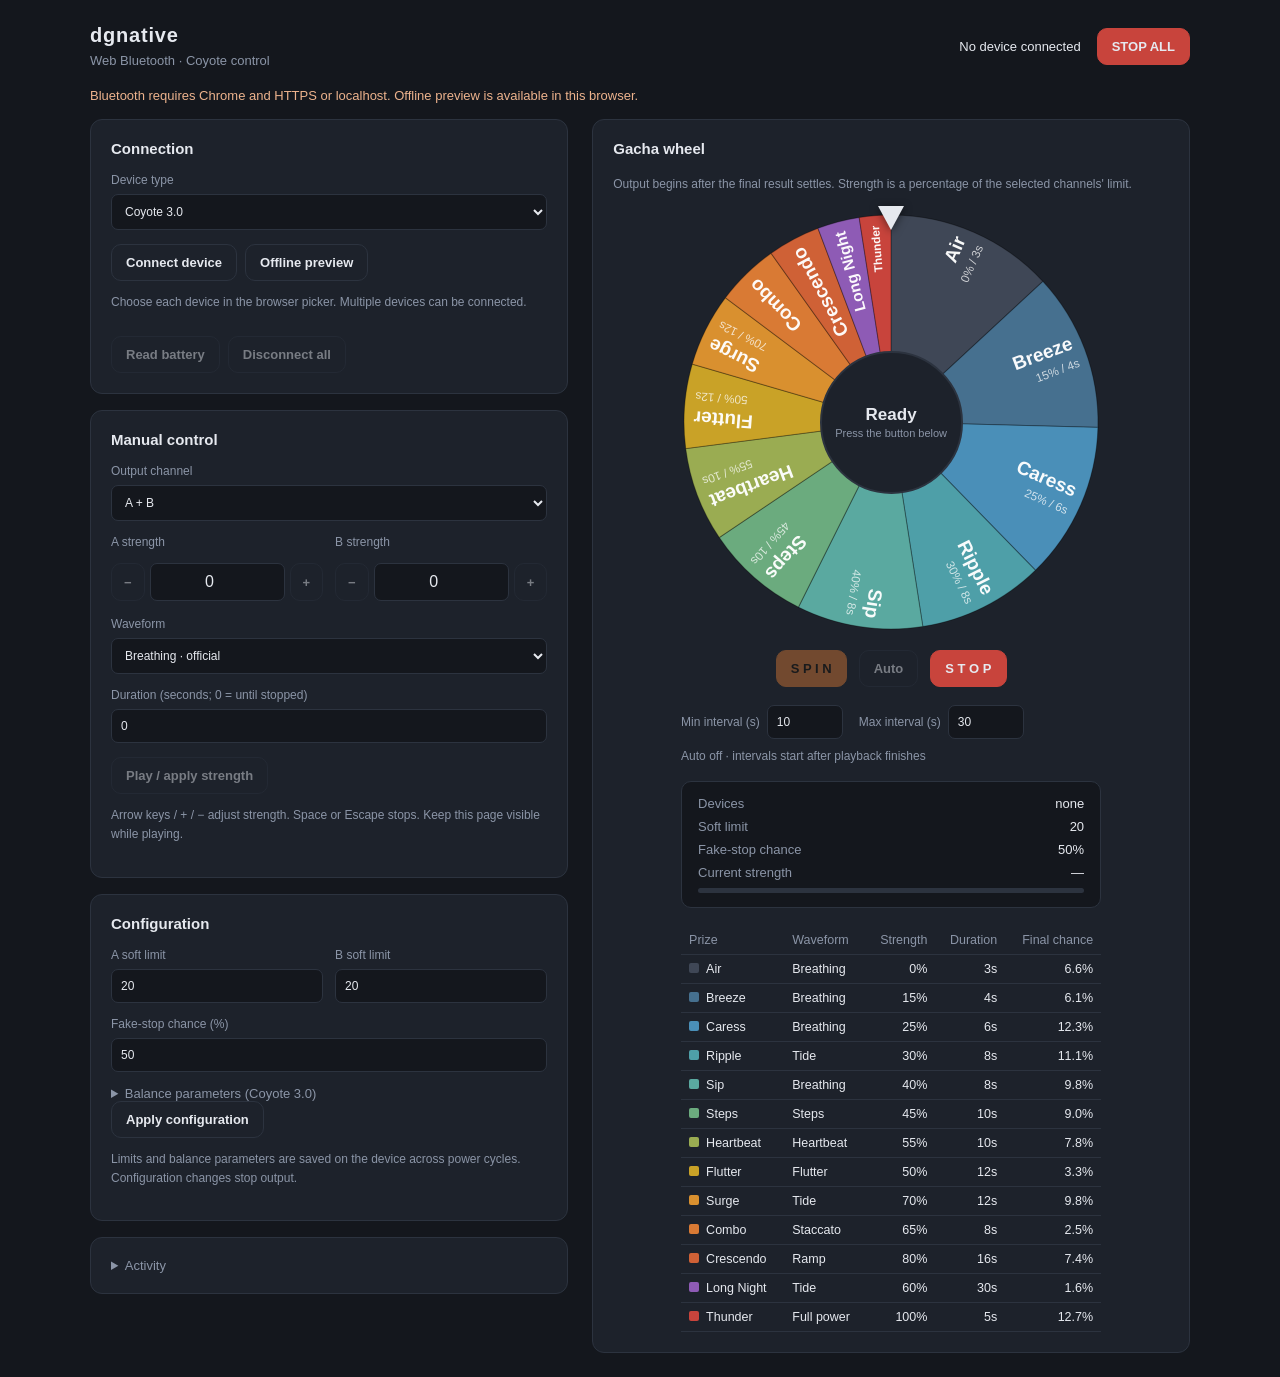
<file: web/index.html>
<!doctype html>
<html lang="en">
<head>
  <meta charset="utf-8">
  <meta name="viewport" content="width=device-width, initial-scale=1">
  <title>dgnative · Web Bluetooth</title>
  <link rel="stylesheet" href="./style.css">
</head>
<body>
  <header class="app-header">
    <div><h1>dgnative</h1><p class="subtitle">Web Bluetooth · Coyote control</p></div>
    <div class="header-actions"><span id="connection" role="status">No device connected</span><button id="emergencyStop" class="danger">STOP ALL</button></div>
  </header>
  <p id="message" class="message" role="alert"></p>
  <main class="workspace">
    <div class="sidebar">
      <section class="panel" aria-labelledby="connectionTitle">
        <h2 id="connectionTitle">Connection</h2>
        <label for="model">Device type<select id="model"><option value="v3">Coyote 3.0</option><option value="v2">Coyote 2.0</option></select></label>
        <div class="button-row"><button id="connect">Connect device</button><button id="preview">Offline preview</button></div>
        <p class="hint">Choose each device in the browser picker. Multiple devices can be connected.</p>
        <div id="deviceList" class="device-list" aria-live="polite"></div>
        <div class="button-row"><button id="readBattery">Read battery</button><button id="disconnectAll">Disconnect all</button></div>
      </section>
      <section class="panel" aria-labelledby="manualTitle">
        <h2 id="manualTitle">Manual control</h2>
        <label for="outputChannel">Output channel<select id="outputChannel"><option value="both">A + B</option><option value="a">A only</option><option value="b">B only</option></select></label>
        <div class="channel-grid">
          <div><label for="requestedA">A strength</label><div class="stepper"><button data-channel="a" data-nudge="-1" aria-label="Decrease A strength">−</button><input id="requestedA" type="number" min="0" max="20" step="1" value="0"><button data-channel="a" data-nudge="1" aria-label="Increase A strength">+</button></div></div>
          <div><label for="requestedB">B strength</label><div class="stepper"><button data-channel="b" data-nudge="-1" aria-label="Decrease B strength">−</button><input id="requestedB" type="number" min="0" max="20" step="1" value="0"><button data-channel="b" data-nudge="1" aria-label="Increase B strength">+</button></div></div>
        </div>
        <div id="v3Controls"><label for="wave">Waveform<select id="wave"></select></label></div>
        <div id="v2Controls" hidden>
          <p class="hint">V2 raw waveform parameters. One frame lasts 100ms.</p>
          <div class="field-grid"><label for="v2x">X<input id="v2x" type="number" min="0" max="31" value="1"></label><label for="v2y">Y<input id="v2y" type="number" min="0" max="1023" value="9"></label><label for="v2z">Z<input id="v2z" type="number" min="0" max="31" value="0"></label></div>
        </div>
        <label for="duration">Duration (seconds; 0 = until stopped)<input id="duration" type="number" min="0" max="86400" step="1" value="0"></label>
        <button id="play">Play / apply strength</button>
        <p class="hint">Arrow keys / + / − adjust strength. Space or Escape stops. Keep this page visible while playing.</p>
      </section>
      <section class="panel" aria-labelledby="configTitle">
        <h2 id="configTitle">Configuration</h2>
        <div class="field-grid"><label for="limitA">A soft limit<input id="limitA" type="number" min="0" max="200" step="1" value="20"></label><label for="limitB">B soft limit<input id="limitB" type="number" min="0" max="200" step="1" value="20"></label></div>
        <label for="fakeoutSetting">Fake-stop chance (%)<input id="fakeoutSetting" type="number" min="0" max="100" step="1" value="50"></label>
        <details><summary>Balance parameters (Coyote 3.0)</summary>
          <div class="field-grid"><label for="frequencyA">A frequency balance<input id="frequencyA" type="number" min="0" max="255" value="160"></label><label for="frequencyB">B frequency balance<input id="frequencyB" type="number" min="0" max="255" value="160"></label><label for="intensityA">A intensity balance<input id="intensityA" type="number" min="0" max="255" value="0"></label><label for="intensityB">B intensity balance<input id="intensityB" type="number" min="0" max="255" value="0"></label></div>
        </details>
        <button id="applyConfig">Apply configuration</button>
        <p id="limitNote" class="hint"></p>
      </section>
      <details class="panel"><summary>Activity</summary><ol id="events" class="event-log" aria-live="polite"></ol></details>
    </div>
    <section class="wheel-panel panel" aria-labelledby="wheelTitle">
      <h2 id="wheelTitle">Gacha wheel</h2>
      <p class="hint">Output begins after the final result settles. Strength is a percentage of the selected channels' limit.</p>
      <div class="wheel-wrap">
  <canvas id="wheel" width="840" height="840"></canvas>
  <div class="pointer"></div>
  <div class="hub">
    <div class="label" id="hubLabel">Ready</div>
    <div class="detail" id="hubDetail">Press the button below</div>
  </div>
</div>

<div class="controls">
  <button id="spin">S P I N</button>
  <button id="auto" aria-pressed="false">Auto</button>
  <button id="stop">S T O P</button>
</div>

<div class="auto-settings">
  <label for="autoMin">Min interval (s)<input id="autoMin" type="number" min="1" max="3600" step="0.1" value="10"></label>
  <label for="autoMax">Max interval (s)<input id="autoMax" type="number" min="1" max="3600" step="0.1" value="30"></label>
  <div id="autoStatus" role="status">Auto off · intervals start after playback finishes</div>
</div>

<div class="status">
  <div class="row"><span>Devices</span><span id="devices" class="mono">—</span></div>
  <div class="row"><span>Soft limit</span><span id="limit" class="mono">—</span></div>
  <div class="row"><span>Fake-stop chance</span><span id="fakeoutChance" class="mono">—</span></div>
  <div class="row"><span>Current strength</span><span id="strength" class="mono">—</span></div>
  <div class="bar"><i id="bar"></i></div>
</div>

<table>
  <thead><tr><th>Prize</th><th>Waveform</th><th class="n">Strength</th><th class="n">Duration</th><th class="n">Final chance</th></tr></thead>
  <tbody id="prizeTable"></tbody>
</table>
    </section>
  </main>
  <script type="module" src="./app.mjs"></script>
</body>
</html>
</file>
<file: web/style.css>
:root {
    --bg: #14171d;
    --panel: #1d222b;
    --line: #2c333f;
    --text: #e6e9ef;
    --muted: #8b95a7;
    --accent: #d97a34;
    --danger: #c8443c;
  }
  * { box-sizing: border-box; }
  body {
    margin: 0;
    min-height: 100vh;
    background: var(--bg);
    color: var(--text);
    font-family: -apple-system, BlinkMacSystemFont, "PingFang SC",
                 "Hiragino Sans GB", "Microsoft YaHei", sans-serif;
    display: flex;
    flex-direction: column;
    align-items: center;
    padding: 28px 16px 48px;
    gap: 20px;
  }
  h1 { font-size: 20px; font-weight: 600; margin: 0; letter-spacing: .04em; }
  .sub { color: var(--muted); font-size: 13px; margin: -12px 0 0; }

  .wheel-wrap { position: relative; width: min(88vw, 420px); aspect-ratio: 1; }
  canvas { width: 100%; height: 100%; display: block; }
  .pointer {
    position: absolute; top: -6px; left: 50%; transform: translateX(-50%);
    width: 0; height: 0;
    border-left: 13px solid transparent;
    border-right: 13px solid transparent;
    border-top: 24px solid var(--text);
    filter: drop-shadow(0 2px 4px rgba(0,0,0,.5));
  }
  .hub {
    position: absolute; inset: 0; margin: auto;
    width: 34%; height: 34%; border-radius: 50%;
    background: var(--panel); border: 2px solid var(--line);
    display: flex; flex-direction: column; align-items: center; justify-content: center;
    gap: 2px; text-align: center; padding: 8px;
  }
  .hub .label { font-size: 17px; font-weight: 600; }
  .hub .detail { font-size: 11px; color: var(--muted); }

  .controls { display: flex; gap: 12px; }
  button {
    font: inherit; font-weight: 600; color: var(--text);
    padding: 12px 30px; border-radius: 10px; cursor: pointer;
    border: 1px solid var(--line); background: var(--panel);
    transition: transform .06s, opacity .15s;
  }
  button:active:not(:disabled) { transform: translateY(1px); }
  button:disabled { opacity: .45; cursor: not-allowed; }
  #spin { background: var(--accent); border-color: var(--accent); color: #16120c; }
  #stop { background: var(--danger); border-color: var(--danger); }
  #auto[aria-pressed="true"] { background: #46708f; border-color: #46708f; }
  .auto-settings { width: min(88vw, 420px); display: flex; flex-wrap: wrap; gap: 10px 16px; }
  .auto-settings label { display: flex; align-items: center; gap: 8px; color: var(--muted); font-size: 13px; }
  .auto-settings input {
    width: 72px; padding: 7px; border: 1px solid var(--line); border-radius: 6px;
    background: var(--panel); color: var(--text); font: inherit;
  }
  #autoStatus { width: 100%; color: var(--muted); font-size: 12px; }
  .controls { flex-wrap: wrap; justify-content: center; }

  .status {
    width: min(88vw, 420px); background: var(--panel);
    border: 1px solid var(--line); border-radius: 10px; padding: 14px 16px;
    font-size: 13px; display: flex; flex-direction: column; gap: 8px;
  }
  .row { display: flex; justify-content: space-between; gap: 12px; }
  .row span:first-child { color: var(--muted); }
  .bar { height: 5px; border-radius: 3px; background: var(--line); overflow: hidden; }
  .bar > i { display: block; height: 100%; width: 0; background: var(--accent); }
  .mono { font-variant-numeric: tabular-nums; }

  table { width: min(88vw, 420px); border-collapse: collapse; font-size: 12.5px; }
  th, td { padding: 7px 8px; text-align: left; border-bottom: 1px solid var(--line); }
  th { color: var(--muted); font-weight: 500; }
  td.n, th.n { text-align: right; font-variant-numeric: tabular-nums; }
  .swatch { display: inline-block; width: 10px; height: 10px; border-radius: 2px; margin-right: 7px; }

  body { display: block; padding: 24px; }
  .app-header, .workspace, .message { width: min(100%, 1100px); margin: 0 auto; }
  .app-header { display: flex; align-items: center; justify-content: space-between; gap: 16px; margin-bottom: 20px; }
  .subtitle { font-size: 13px; color: var(--muted); margin: 6px 0 0; }
  .header-actions { display: flex; align-items: center; gap: 16px; font-size: 13px; }
  #connection[data-connected="true"] { color: #82bdb4; }
  .danger { background: var(--danger); border-color: var(--danger); }
  .message { color: #edb38d; font-size: 13px; margin-bottom: 16px; }
  .message:empty { display: none; }
  .workspace { display: grid; grid-template-columns: minmax(280px, 1fr) minmax(430px, 1.25fr); align-items: start; gap: 24px; }
  .sidebar { display: flex; flex-direction: column; gap: 16px; }
  .panel { border: 1px solid var(--line); border-radius: 12px; padding: 20px; background: var(--panel); }
  .panel h2 { font-size: 15px; font-weight: 600; margin: 0 0 16px; }
  .panel label { display: flex; flex-direction: column; gap: 7px; font-size: 12px; color: var(--muted); margin-bottom: 14px; }
  .panel input, .panel select { width: 100%; min-width: 0; border: 1px solid var(--line); background: var(--bg); color: var(--text); border-radius: 7px; padding: 9px; font: inherit; }
  button { padding: 10px 14px; font-size: 13px; }
  button:focus-visible, input:focus-visible, select:focus-visible, summary:focus-visible { outline: 2px solid #82bdb4; outline-offset: 3px; }
  .button-row { display: flex; gap: 8px; flex-wrap: wrap; }
  .hint { color: var(--muted); font-size: 12px; line-height: 1.6; margin: 12px 0; }
  .field-grid, .channel-grid { display: grid; grid-template-columns: repeat(2, minmax(0, 1fr)); gap: 12px; }
  .stepper { display: flex; gap: 5px; margin-bottom: 16px; }
  .stepper input { text-align: center; }
  .stepper button { padding: 8px 12px; }
  .device-list { display: flex; flex-direction: column; gap: 10px; margin: 12px 0; }
  .device-row { display: flex; flex-direction: column; gap: 7px; font-size: 12px; line-height: 1.5; }
  .device-row button { align-self: start; }
  details summary { cursor: pointer; font-size: 13px; color: var(--muted); }
  details[open] summary { margin-bottom: 14px; }
  .event-log { padding: 0; list-style: none; max-height: 200px; overflow-y: auto; font-size: 11px; line-height: 1.6; color: var(--muted); }
  .wheel-panel { display: flex; flex-direction: column; align-items: center; gap: 18px; }
  .wheel-panel h2, .wheel-panel .hint { align-self: start; margin: 0; }
  .wheel-panel .wheel-wrap, .wheel-panel table, .wheel-panel .status, .wheel-panel .auto-settings { width: min(100%, 420px); }
  .wheel-panel .auto-settings label { flex-direction: row; align-items: center; margin: 0; }
  .wheel-panel .auto-settings input { width: 76px; }
  .wheel-panel .status { background: var(--bg); }
  [hidden] { display: none !important; }
  @media (max-width: 800px) {
    body { padding: 16px 12px 32px; }
    .workspace { grid-template-columns: minmax(0, 1fr); }
    .app-header { align-items: start; }
    .header-actions { flex-direction: column; align-items: end; gap: 8px; }
    .panel { padding: 16px; }
  }
</file>
